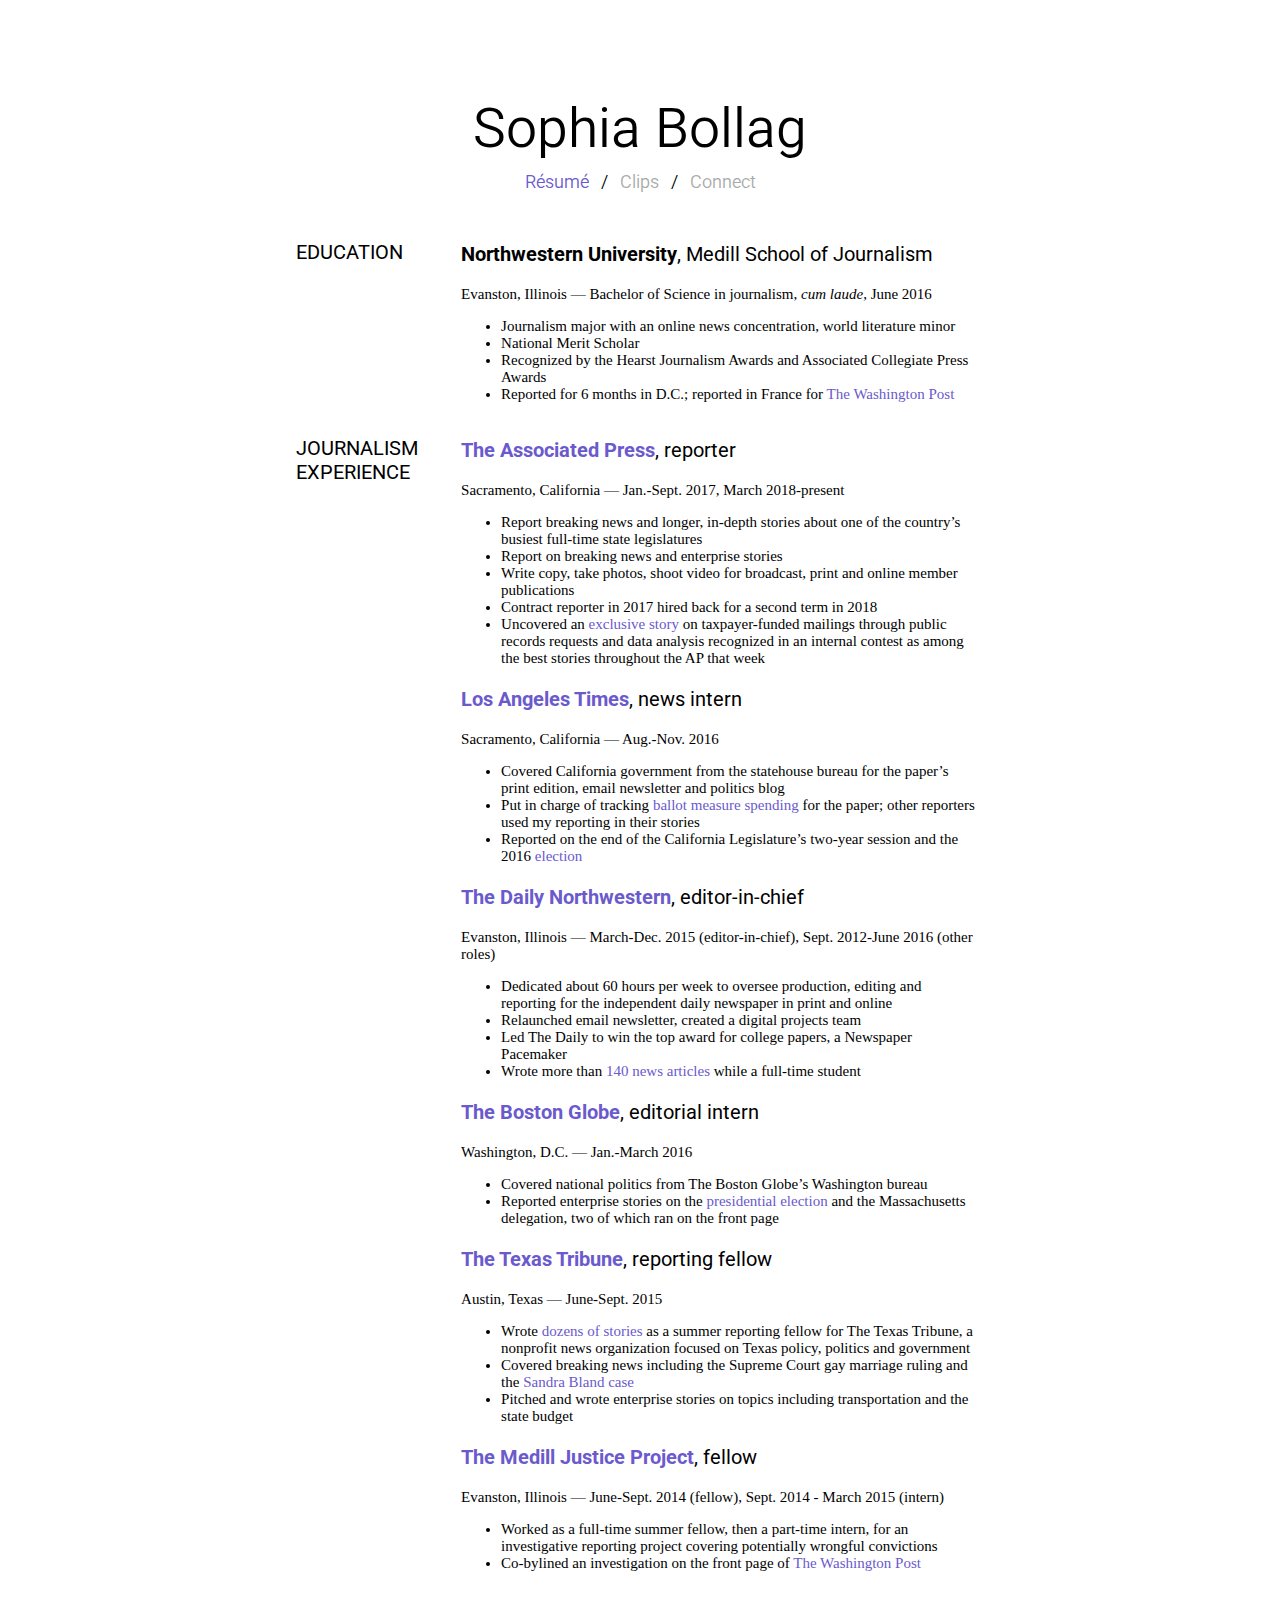
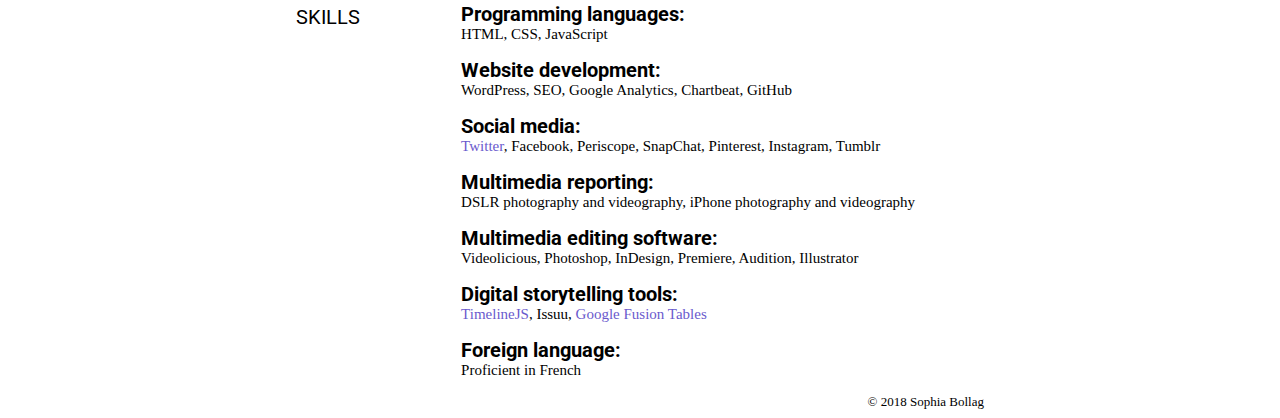
<file: index.html>
<!-- Resume -->

<!DOCTYPE html>
<html>
	<head>
		<title>Sophia Bollag &mdash; journalist</title>
		<link href='http://fonts.googleapis.com/css?family=Roboto:300' rel='stylesheet' type='text/css'>
		<link rel="stylesheet" type="text/css" href="style.css">
		<h1><a class="SMB" href="http://sophiabollag.com">Sophia Bollag</a></h1>
		<h2><a href="http://sophiabollag.github.io">R&eacute;sum&eacute;</a>&nbsp;&nbsp;&nbsp;/&nbsp;&nbsp;&nbsp;<a class="other" href="http://sophiabollag.github.io/Clips/">Clips</a>&nbsp;&nbsp;&nbsp;/&nbsp;&nbsp;&nbsp;<a class="other" href="http://sophiabollag.github.io/Contact/">Connect</a></h2>
		&nbsp;
	</head>
	<body>
		<div class="heading">EDUCATION</div>
		<div class="info">
			<p id="place"><b>Northwestern University</b>, Medill School of Journalism</p>
			<p id="bullets">
			Evanston, Illinois &mdash; Bachelor of Science in journalism, <i>cum laude</i>, June 2016</br>
			<ul>
				<li>Journalism major with an online news concentration, world literature minor</li>
				<li>National Merit Scholar</li>
				<li>Recognized by the Hearst Journalism Awards and Associated Collegiate Press Awards</li>
				<li>Reported for 6 months in D.C.; reported in France for <a href="https://www.washingtonpost.com/news/worldviews/wp/2016/08/12/french-millennials-talk-about-life-in-a-country-struggling-with-unemployment-migration-and-terror/" target="_blank">The Washington Post</a></li>
			</ul>
			</p></div>
		<div class="heading">JOURNALISM EXPERIENCE</div>
		<div class="info">
			<p id="place"><b><a href="https://apnews.com/" target="blank">The Associated Press</a></b>, reporter</p>
			<p id="bullets">
			Sacramento, California &mdash; Jan.-Sept. 2017, March 2018-present
			<ul>
				<li>Report breaking news and longer, in-depth stories about one of the country’s busiest full-time state legislatures</li>
				<li>Report on breaking news and enterprise stories</li>
				<li>Write copy, take photos, shoot video for broadcast, print and online member publications</li>
				<li>Contract reporter in 2017 hired back for a second term in 2018</li>
				<li>Uncovered an <a href="https://apnews.com/35f80226057340a396573563b7de7754/AP-Exclusive:-California-taxpayers-fund-legislative-mailings" target="blank">exclusive story</a> on taxpayer-funded mailings through public records requests and data analysis recognized in an internal contest as among the best stories throughout the AP that week</li>
			</ul>
			</p>
			<p id="place"><b><a href="http://www.latimes.com" target="_blank">Los Angeles Times</a></b>, news intern</p>
			<p id="bullets">
			Sacramento, California &mdash; Aug.-Nov. 2016
			<ul>
				<li>Covered California government from the statehouse bureau for the paper’s print edition, email newsletter and politics blog</li>
				<li>Put in charge of tracking <a href="http://www.latimes.com/politics/la-pol-ca-november-proposition-money-20161107-story.html" target="_blank">ballot measure spending</a> for the paper; other reporters used my reporting in their stories</li>
				<li>Reported on the end of the California Legislature’s two-year session and the 2016 <a href="http://www.latimes.com/politics/la-pol-ca-voter-registration-new-citizens-20161027-story.html" target="_blank">election</a></li>
			</ul>
			</p>
			<p id="place"><b><a href="http://dailynorthwestern.com/" target="_blank">The Daily Northwestern</a></b>, editor-in-chief</p>
			<p id="bullets">
			Evanston, Illinois &mdash; March-Dec. 2015 (editor-in-chief), Sept. 2012-June 2016 (other roles)
			<ul>
				<li>Dedicated about 60 hours per week to oversee production, editing and reporting for the independent daily newspaper in print and online</li>
				<li>Relaunched email newsletter, created a digital projects team</li>
				<li>Led The Daily to win the top award for college papers, a Newspaper Pacemaker</li>
				<li>Wrote more than <a href="http://dailynorthwestern.com/staff/?writer=Sophia%20Bollag" target="_blank">140 news articles</a> while a full-time student</li>
			</ul>
			</p>
			<p id="place"><b><a href="https://www.bostonglobe.com" target="_blank">The Boston Globe</a></b>, editorial intern</p>
			<p id="bullets">
			Washington, D.C. &mdash; Jan.-March 2016
			<ul>
				<li>Covered national politics from The Boston Globe’s Washington bureau</li>
				<li>Reported enterprise stories on the <a href="https://www.bostonglobe.com/news/politics/2016/02/07/bush-spending-hasn-paid-off-polls/2WYhZeHoFADUgiJLImggyJ/story.html" target="_blank">presidential election</a> and the Massachusetts delegation, two of which ran on the front page</li>
			</ul>
			</p>
			<p id="place"><b><a href="http://www.texastribune.org" target="_blank">The Texas Tribune</a></b>, reporting fellow</p>
			<p id="bullets">
			Austin, Texas &mdash; June-Sept. 2015
			<ul>
				<li>Wrote <a href="http://www.texastribune.org/about/staff/sophia-bollag/" target="_blank">dozens of stories</a> as a summer reporting fellow for The Texas Tribune, a nonprofit news organization focused on Texas policy, politics and government</li>
				<li>Covered breaking news including the Supreme Court gay marriage ruling and the <a href="https://www.texastribune.org/2015/07/18/locals-turn-out-protest-lack-answers-sandra-blands/" target="_blank">Sandra Bland case</a></li>
				<li>Pitched and wrote enterprise stories on topics including transportation and the state budget</li>
			</ul>
			</p>
			<p id="place"><b><a href="http://www.medilljusticeproject.org/" target="_blank">The Medill Justice Project</a></b>, fellow</p>
			<p id="bullets">
			Evanston, Illinois &mdash; June-Sept. 2014 (fellow), Sept. 2014 - March 2015 (intern)
			<ul>
				<li>Worked as a full-time summer fellow, then a part-time intern, for an investigative reporting project covering potentially wrongful convictions</li>
				<li>Co-bylined an investigation on the front page of <a href="http://wapo.st/1CfNgcG" target="blank">The Washington Post</a></li>
			</ul>
			</p>
		</div>
		<div class="heading">SKILLS</div>
		<div class="info">
			<p><span id="place"><b>Programming languages:</b></span>&nbsp;&nbsp;</br><span id="bullets">HTML, CSS, JavaScript</span></br></p>
			<p><span id="place"><b>Website development:</b></span>&nbsp;&nbsp;</br><span id="bullets"> WordPress, SEO, Google Analytics, Chartbeat, GitHub</span></br></p>
			<p><span id="place"><b>Social media:</b></span>&nbsp;&nbsp;</br><span id="bullets"> <a href="https://twitter.com/sophiabollag" target="_blank">Twitter</a>, Facebook, Periscope, SnapChat, Pinterest, Instagram, Tumblr</span></br></p>
			<p><span id="place"><b>Multimedia reporting:</b></span>&nbsp;&nbsp;</br><span id="bullets">DSLR photography and videography, iPhone photography and videography</span></br></p>
			<p><span id="place"><b>Multimedia editing software:</b></span>&nbsp;&nbsp;</br><span id="bullets"> Videolicious, Photoshop, InDesign, Premiere, Audition, Illustrator</span></br></p>
			<p><span id="place"><b>Digital storytelling tools:</b></span>&nbsp;&nbsp;</br><span id="bullets"> <a href="http://dailynorthwestern.com/title-ix-lawsuits-2/" target="_blank">TimelineJS</a>, Issuu, <a href="http://medillonthehill.net/2014/03/medicaid-expansion-still-up-in-the-air-for-many-states/" target="_blank">Google Fusion Tables</a></span></br></p>
			<p><span id="place"><b>Foreign language:</b></span>&nbsp;&nbsp;</br><span id="bullets"> Proficient in French</span></p>
		</div>
	</body>
	&nbsp;
	<footer>&copy; 2018 Sophia Bollag</footer>
</html>
</file>
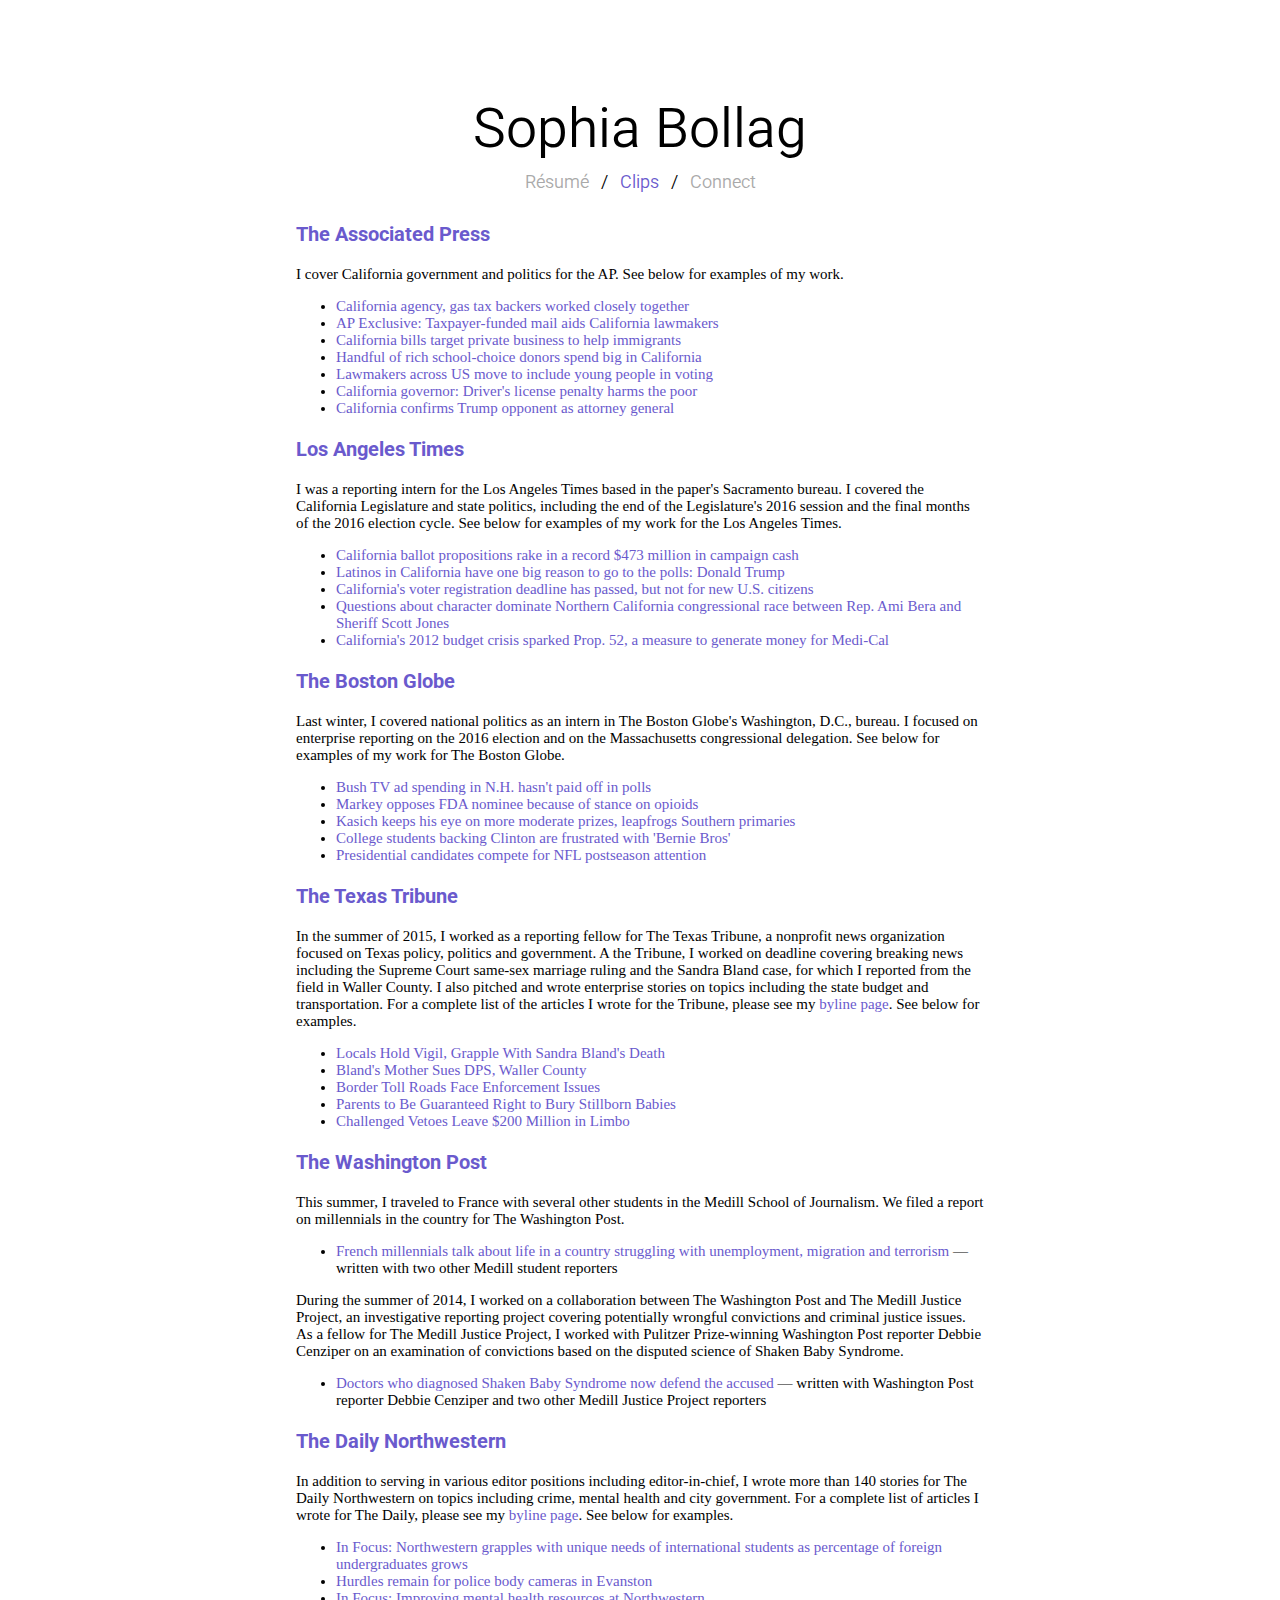
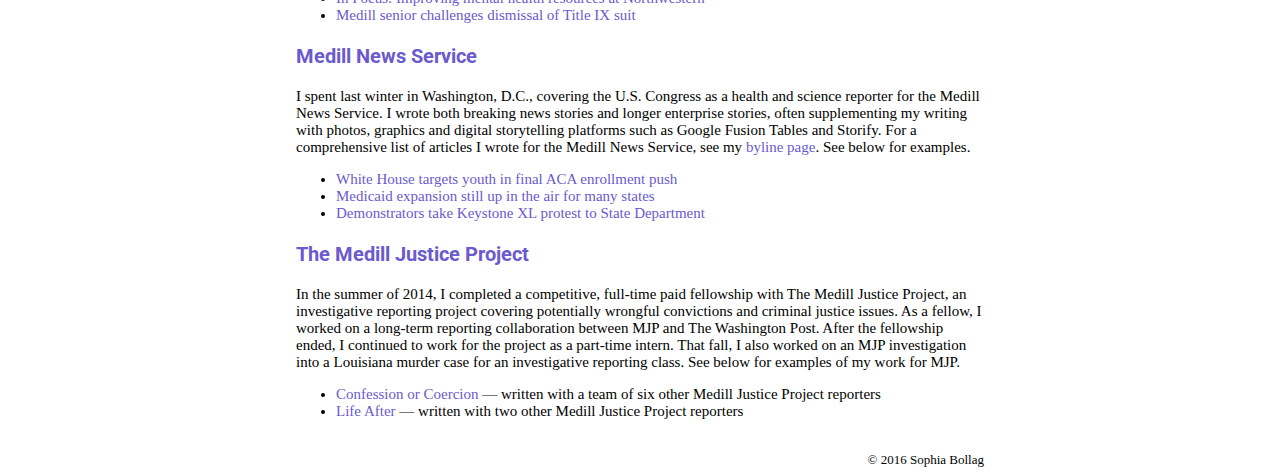
<file: Clips/index.html>
<!-- Clips -->

<!DOCTYPE html>
<html>
	<head>
		<title>Sophia Bollag &mdash; journalist</title>
		<link href='http://fonts.googleapis.com/css?family=Roboto:300' rel='stylesheet' type='text/css'>
		<link rel="stylesheet" type="text/css" href="style.css">
		<h1><a class="SMB" href="http://sophiabollag.com">Sophia Bollag</a></h1>
		<h2><a class="other" href="http://sophiabollag.github.io">R&eacute;sum&eacute;</a>&nbsp;&nbsp;&nbsp;/&nbsp;&nbsp;&nbsp;<a href="http://sophiabollag.github.io/Clips">Clips</a>&nbsp;&nbsp;&nbsp;/&nbsp;&nbsp;&nbsp;<a class="other" href="http://sophiabollag.github.io/Contact">Connect</a></h2>
	</head>
	<body>
		<p id="place"><a href="https://www.ap.org/" target="blank"><b>The Associated Press</b></a></p>
		<p id="bullets">I cover California government and politics for the AP. See below for examples of my work.</p>
		<ul>
			<li><a href="https://apnews.com/aaa89298ecf34a379af15bf9cf187c5f">California agency, gas tax backers worked closely together</a></li>
			<li><a href="https://apnews.com/35f80226057340a396573563b7de7754/AP-Exclusive:-California-taxpayers-fund-legislative-mailings">AP Exclusive: Taxpayer-funded mail aids California lawmakers</a></li>
			<li><a href="https://apnews.com/51a6525465a2437098900d97d2b4465b" target="blank">California bills target private business to help immigrants</a></li>
			<li><a href="https://apnews.com/17b4de9b4b544a179b663e406b0ef5f2/Handful-of-rich-school-choice-donors-spend-big-in-California" target="_blank">Handful of rich school-choice donors spend big in California</a></li>
			<li><a href="https://apnews.com/6be9d9ee28ba49339c35e76e29bd5164/Lawmakers-across-US-move-to-include-young-people-in-voting" target="blank">Lawmakers across US move to include young people in voting</a></li>
			<li><a href="http://bigstory.ap.org/article/9409b5dbd22c47819a5b35a6fa23550a/california-governor-drivers-license-penalty-harms-poor" target="blank">California governor: Driver's license penalty harms the poor</a></li>
			<li><a href="http://bigstory.ap.org/article/337f4d1eb0e04529ad8772f28983b04a" target="blank">California confirms Trump opponent as attorney general</a></li>
		</ul>
		<p id="place"><a href="http://www.latimes.com/" target="blank"><b>Los Angeles Times</b></a></p>
		<p id="bullets">I was a reporting intern for the Los Angeles Times based in the paper's Sacramento bureau. I covered the California Legislature and state politics, including the end of the Legislature's 2016 session and the final months of the 2016 election cycle. See below for examples of my work for the Los Angeles Times.
		<ul>
			<li><a href="http://www.latimes.com/politics/la-pol-ca-november-proposition-money-20161107-story.html" target="_blank">California ballot propositions rake in a record $473 million in campaign cash</a></li>
			<li><a href="http://www.latimes.com/politics/la-pol-ca-latino-voters-election-20161026-snap-story.html" target="_blank">Latinos in California have one big reason to go to the polls: Donald Trump</a></li>
			<li><a href="http://www.latimes.com/politics/la-pol-ca-voter-registration-new-citizens-20161027-story.html" target="_blank">California's voter registration deadline has passed, but not for new U.S. citizens</a></li>
			<li><a href="http://www.latimes.com/politics/la-pol-ca-bera-jones-20161021-snap-story.html" target="_blank">Questions about character dominate Northern California congressional race between Rep. Ami Bera and Sheriff Scott Jones</a></li>
			<li><a href="http://www.latimes.com/politics/la-pol-ca-medi-cal-proposition-52-20161005-snap-story.html" target="_blank">California's 2012 budget crisis sparked Prop. 52, a measure to generate money for Medi-Cal</a></li>
		</ul>
		<p id="place"><a href="https://www.bostonglobe.com/" target="_blank"><b>The Boston Globe</b></a></p>
		<p id="bullets">Last winter, I covered national politics as an intern in The Boston Globe's Washington, D.C., bureau. I focused on enterprise reporting on the 2016 election and on the Massachusetts congressional delegation. See below for examples of my work for The Boston Globe.
		<ul>
			<li><a href="https://www.bostonglobe.com/news/politics/2016/02/07/bush-spending-hasn-paid-off-polls/2WYhZeHoFADUgiJLImggyJ/story.html" target="_blank">Bush TV ad spending in N.H. hasn't paid off in polls</a></li>
			<li><a href="https://www.bostonglobe.com/news/politics/2016/02/22/senator-edward-markey-maintains-opposition-fda-commissioner-nominee-ahead-vote/BNZb5c0d975mlJWKot0xTN/story.html" target="_blank">Markey opposes FDA nominee because of stance on opioids</a></li>
			<li><a href="https://www.bostonglobe.com/news/politics/2016/02/18/john-kasich-leapfrogging-southern-primaries-with-his-eye-more-moderate-prizes-march/8wDgoXyKVno1PndAzo2kRP/story.html" target="_blank">Kasich keeps his eye on more moderate prizes, leapfrogs Southern primaries</a></li>
			<li><a href="https://www.bostonglobe.com/news/politics/2016/01/28/college-students-supporting-hillary-clinton-cite-frustration-bernie-bros-and-other-peers-flock-bernie-sanders/qZMz12Dg8AZZjiGFfRL1jI/story.html" target="_blank">College students backing Clinton are frustrated with 'Bernie Bros'</a></li>
			<li><a href="https://www.bostonglobe.com/news/politics/2016/01/11/tossing-footballs-and-tweeting-presidential-candidates-compete-for-nfl-postseason-attention/v5ypUSbpZCNreUuy9PNa5H/story.html" target="_blank">Presidential candidates compete for NFL postseason attention</a></li>
		</ul>
		<p id="place"><a href="http://www.texastribune.org/" target="_blank"><b>The Texas Tribune</b></a></p>
		<p id="bullets">In the summer of 2015, I worked as a reporting fellow for The Texas Tribune, a nonprofit news organization focused on Texas policy, politics and government. A the Tribune, I worked on deadline covering breaking news including the Supreme Court same-sex marriage ruling and the Sandra Bland case, for which I reported from the field in Waller County. I also pitched and wrote enterprise stories on topics including the state budget and transportation. For a complete list of the articles I wrote for the Tribune, please see my <a href="http://www.texastribune.org/about/staff/sophia-bollag/" target="_blank">byline page</a>. See below for examples.
		<ul>
			<li><a href="http://www.texastribune.org/2015/07/18/locals-turn-out-protest-lack-answers-sandra-blands/" target="_blank">Locals Hold Vigil, Grapple With Sandra Bland's Death</a></li>
			<li><a href="http://www.texastribune.org/2015/08/04/sandra-blands-family-sues-officers-dps-waller-coun/" target="_blank">Bland's Mother Sues DPS, Waller County</a></li>
			<li><a href="http://www.texastribune.org/2015/09/05/new-tolled-roads-near-border-face-enforcement-issu/" target="_blank">Border Toll Roads Face Enforcement Issues</a></li>
			<li><a href="http://www.texastribune.org/2015/08/17/law-guarantees-parents-right-bury-stillborn-babies/" target="_blank">Parents to Be Guaranteed Right to Bury Stillborn Babies</a></li>
			<li><a href="http://www.texastribune.org/2015/07/31/more-200-million-limbo-due-challenged-vetoes/" target="_blank">Challenged Vetoes Leave $200 Million in Limbo</a></li>
		</ul>
		<p id="place"><a href="http://www.washingtonpost.com/" target="_blank"><b>The Washington Post</b></a></p>
		<p id="bullets">This summer, I traveled to France with several other students in the Medill School of Journalism. We filed a report on millennials in the country for The Washington Post.
		<ul>
			<li><a href="https://www.washingtonpost.com/news/worldviews/wp/2016/08/12/french-millennials-talk-about-life-in-a-country-struggling-with-unemployment-migration-and-terror/" target="_blank">French millennials talk about life in a country struggling with unemployment, migration and terrorism</a> &mdash; written with two other Medill student reporters</li>
		</ul>
		<p id="bullets">During the summer of 2014, I worked on a collaboration between The Washington Post and The Medill Justice Project, an investigative reporting project covering potentially wrongful convictions and criminal justice issues. As a fellow for The Medill Justice Project, I worked with Pulitzer Prize-winning Washington Post reporter Debbie Cenziper on an examination of convictions based on the disputed science of Shaken Baby Syndrome.
		<ul>
			<li><a href="http://wapo.st/1CfNgcG" target="_blank">Doctors who diagnosed Shaken Baby Syndrome now defend the accused</a> &mdash; written with Washington Post reporter Debbie Cenziper and two other Medill Justice Project reporters</li>
		</ul>
		<p id="place"><a href="http://dailynorthwestern.com/" target="_blank"><b>The Daily Northwestern</b></a></p>
		<p id="bullets">In addition to serving in various editor positions including editor-in-chief, I wrote more than 140 stories for The Daily Northwestern on topics including crime, mental health and city government. For a complete list of articles I wrote for The Daily, please see my <a href="http://dailynorthwestern.com/staff/?writer=Sophia%20Bollag" target="_blank">byline page</a>. See below for examples.
		<ul>
			<li><a href="https://dailynorthwestern.com/2016/05/24/top-stories/in-focus-northwestern-grapples-with-unique-needs-of-international-students-as-percentage-of-foreign-undergraduates-grows/" target="_blank">In Focus: Northwestern grapples with unique needs of international students as percentage of foreign undergraduates grows</a></li>
			<li><a href="http://dailynorthwestern.com/2015/09/21/city/hurdles-remain-for-police-body-cameras-in-evanston/" target="_blank">Hurdles remain for police body cameras in Evanston</a></li>
			<li><a href="http://dailynorthwestern.com/2013/11/04/top-stories/in-focus-breaking-barriers-improving-mental-health-resources-at-northwestern/" target="_blank">In Focus: Improving mental health resources at Northwestern</a></li>
			<li><a href="http://dailynorthwestern.com/2014/12/12/campus/medill-senior-challenges-dismissal-of-title-ix-suit/" target="_blank">Medill senior challenges dismissal of Title IX suit</a></li>
		</ul></p>
		<p id="place"><a href="http://medillonthehill.net/about/" target="_blank"><b>Medill News Service</b></a></p>
		<p id="bullets">I spent last winter in Washington, D.C., covering the U.S. Congress as a health and science reporter for the Medill News Service. I wrote both breaking news stories and longer enterprise stories, often supplementing my writing with photos, graphics and digital storytelling platforms such as Google Fusion Tables and Storify. For a comprehensive list of articles I wrote for the Medill News Service, see my <a href="http://medillonthehill.net/author/sbollag/" target="_blank">byline page</a>. See below for examples.
		<ul>
			<li><a href="http://medillonthehill.net/2014/03/white-house-targets-youth-in-push-to-meet-aca-enrollment-projections/" target="_blank">White House targets youth in final ACA enrollment push</a></li>
			<li><a href="http://medillonthehill.net/2014/03/medicaid-expansion-still-up-in-the-air-for-many-states/" target="_blank">Medicaid expansion still up in the air for many states</a></li>
			<li><a href="http://medillonthehill.net/2014/03/demonstrators-take-keystone-xl-protest-to-state-department/" target="_blank">Demonstrators take Keystone XL protest to State Department</a></li>
		</ul></p>
		<p id="place"><a href="http://www.medilljusticeproject.org/" target="_blank"><b>The Medill Justice Project</b></a></p>
		<p id="bullets">In the summer of 2014, I completed a competitive, full-time paid fellowship with The Medill Justice Project, an investigative reporting project covering potentially wrongful convictions and criminal justice issues. As a fellow, I worked on a long-term reporting collaboration between MJP and The Washington Post. After the fellowship ended, I continued to work for the project as a part-time intern. That fall, I also worked on an MJP investigation into a Louisiana murder case for an investigative reporting class. See below for examples of my work for MJP.
		<ul>
			<li><a href="http://www.medilljusticeproject.org/2014/12/08/confession-or-coercion/" target="_blank">Confession or Coercion</a> &mdash; written with a team of six other Medill Justice Project reporters</li>
			<li><a href="http://www.medilljusticeproject.org/2014/12/15/life-after/" target="_blank">Life After</a> &mdash; written with two other Medill Justice Project reporters</li>
		</ul></p>
	</body>
	&nbsp;
	<footer>&copy; 2016 Sophia Bollag</footer>
</html>
</file>
<file: style.css>
a:link {
    color: slateblue;
    text-decoration: none;
}

/* visited link */
a:visited {
    color: slateblue;
    text-decoration: none;
}

/* mouse over link */
a:hover {
    color: slateblue;
    text-decoration: underline;
}

/* selected link */
a:active {
	color: black;
	text-decoration: none;
}

a.SMB:link {
	color: black;
	text-decoration: none;
}

/* visited link */
a.SMB:visited {
	color: black;
	text-decoration: none;
}

/* mouse over link */
a.SMB:hover {
	color: black;
	text-decoration: none;
}

/* selected link */
a.SMB:active {
    color: black;
    text-decoration: none;
}

a.other:link {
    color: darkgray;
    text-decoration: none;
}

/* visited link */
a.other:visited {
    color: darkgray;
    text-decoration: none;
}

/* mouse over link */
a.other:hover {
    color: slateblue;
    text-decoration: underline;
}

/* selected link */
a.other:active {
	color: black;
	text-decoration: none;
}

head {
	font-family: 'Roboto', sans-serif;
	font-weight: 350;
	text-align: center;
	display: block;
	width: 100%;
}

/* Default */
h1 {
	font-family: 'Roboto', sans-serif;
	font-weight: 350;
	text-align: center;
	font-size: 55px;
	line-height: 60%;
	padding-top: 75px;
	display: block;
}

/* Mobile screen */
@media screen and (max-width: 400px) {
  	h1 {
		font-family: 'Roboto', sans-serif;
		font-weight: 350;
		text-align: center;
		font-size: 30px;
		display: block;
	}
}

/* Default */
h2 {
	font-family: 'Roboto', sans-serif;
	font-weight: 350;
	text-align: center;
	font-size: 18px;
	line-height: 1%;
	margin-bottom: 40px;
}

/* Mobile screen */
@media screen and (max-width: 500px) {
	h2 {
		font-family: 'Roboto', sans-serif;
		font-weight: 350;
		text-align: center;
		font-size: 13px;
		line-height: 1%;
		margin-bottom: 40px;
	}
}

/* Default */
body {
	font-family: Georgia, Serif;
	font-size: 15px;
    padding-left: 22.5%;
    padding-right: 22.5%;
}

/* Medium screen */
@media screen and (max-width: 1050px) {
  	body {
		font-family: Georgia, Serif;
		font-size: 15px;
		padding-left: 10%;
		padding-right: 10%;
	}
}

/* Small screen */
@media screen and (max-width: 800px) {
  	body {
		font-family: Georgia, Serif;
		font-size: 15px;
		padding-left: 10px;
		padding-right: 10px;
	}
}

div {
	border-radius: 5px;
	display: inline-block
}

.img-circular {
 	width: 160px;
 	height: 160px;
 	background-image: url('http://media-cache-ec0.pinimg.com/736x/56/f3/4e/56f34ecb92fed3af6ebc3751faf7e82b.jpg');
 	background-size: cover;
 	display: inline-block;
 	border-radius: 80px;
 	-webkit-border-radius: 80px;
 	-moz-border-radius: 80px;
}


/* Default */
.heading {
	width: 24%;
	display: inline-block;
	font-family: 'Roboto', sans-serif;
	font-size: 20px;
	text-align: left;
	float: left;
	padding-top: 18px;
}

/* Medium screen */
@media screen and (max-width: 1050px) {
	.heading {
		width: 100%;
		display: block;
		font-family: 'Roboto', sans-serif;
		font-size: 20px;

		}
}

/* Default */
.info {
	width: 75%;
	display: inline-block;
	float: left;
	vertical-align: top;
}

/* Small screen */
@media screen and (max-width: 1050px) {
		.info {
		width: 100%;
		display: block;
		float: left;
		vertical-align: top;
	}
}

#place {
	font-family: 'Roboto', sans-serif;
	font-size: 20px;
}

#bullets {
	font-family: Georgia, Serif;
	font-size: 15px;
}

.connect {
	font-family: Georgia, Serif;
	font-size: 30px;
	text-align: center;
	display: block;
}

.bio {
	width: 75%;
	padding-left: 30px;
}

footer {
	text-align: right;
	font-family: Georgia, Serif;
	font-size: 13px;
}
</file>
<file: Clips/style.css>
a:link {
    color: slateblue;
    text-decoration: none;
}

/* visited link */
a:visited {
    color: slateblue;
    text-decoration: none;
}

/* mouse over link */
a:hover {
    color: slateblue;
    text-decoration: underline;
}

/* selected link */
a:active {
	color: black;
	text-decoration: none;
}

a.SMB:link {
	color: black;
	text-decoration: none;
}

/* visited link */
a.SMB:visited {
	color: black;
	text-decoration: none;
}

/* mouse over link */
a.SMB:hover {
	color: black;
	text-decoration: none;
}

/* selected link */
a.SMB:active {
    color: black;
    text-decoration: none;
}

a.other:link {
    color: darkgray;
    text-decoration: none;
}

/* visited link */
a.other:visited {
    color: darkgray;
    text-decoration: none;
}

/* mouse over link */
a.other:hover {
    color: slateblue;
    text-decoration: underline;
}

/* selected link */
a.other:active {
	color: black;
	text-decoration: none;
}

head {
	font-family: 'Roboto', sans-serif;
	font-weight: 350;
	text-align: center;
	display: block;
	width: 100%;
}

/* Default */
h1 {
	font-family: 'Roboto', sans-serif;
	font-weight: 350;
	text-align: center;
	font-size: 55px;
	line-height: 60%;
	padding-top: 75px;
	display: block;
}

/* Mobile screen */
@media screen and (max-width: 400px) {
  	h1 {
		font-family: 'Roboto', sans-serif;
		font-weight: 350;
		text-align: center;
		font-size: 30px;
		display: block;
	}
}

/* Default */
h2 {
	font-family: 'Roboto', sans-serif;
	font-weight: 350;
	text-align: center;
	font-size: 18px;
	line-height: 1%;
	margin-bottom: 40px;
}

/* Mobile screen */
@media screen and (max-width: 500px) {
	h2 {
		font-family: 'Roboto', sans-serif;
		font-weight: 350;
		text-align: center;
		font-size: 13px;
		line-height: 1%;
		margin-bottom: 40px;
	}
}

/* Default */
body {
	font-family: Georgia, Serif;
	font-size: 15px;
    padding-left: 22.5%;
    padding-right: 22.5%;
}

/* Medium screen */
@media screen and (max-width: 1050px) {
  	body {
		font-family: Georgia, Serif;
		font-size: 15px;
		padding-left: 10%;
		padding-right: 10%;
	}
}

/* Small screen */
@media screen and (max-width: 800px) {
  	body {
		font-family: Georgia, Serif;
		font-size: 15px;
		padding-left: 10px;
		padding-right: 10px;
	}
}

div {
	border-radius: 5px;
	display: inline-block
}

.img-circular {
 	width: 160px;
 	height: 160px;
 	background-image: url('http://media-cache-ec0.pinimg.com/736x/56/f3/4e/56f34ecb92fed3af6ebc3751faf7e82b.jpg');
 	background-size: cover;
 	display: inline-block;
 	border-radius: 80px;
 	-webkit-border-radius: 80px;
 	-moz-border-radius: 80px;
}


/* Default */
.heading {
	width: 24%;
	display: inline-block;
	font-family: 'Roboto', sans-serif;
	font-size: 20px;
	text-align: left;
	float: left;
	padding-top: 18px;
}

/* Medium screen */
@media screen and (max-width: 1050px) {
	.heading {
		width: 100%;
		display: block;
		font-family: 'Roboto', sans-serif;
		font-size: 20px;

		}
}

/* Default */
.info {
	width: 75%;
	display: inline-block;
	float: left;
	vertical-align: top;
}

/* Small screen */
@media screen and (max-width: 1050px) {
		.info {
		width: 100%;
		display: block;
		float: left;
		vertical-align: top;
	}
}

#place {
	font-family: 'Roboto', sans-serif;
	font-size: 20px;
}

#bullets {
	font-family: Georgia, Serif;
	font-size: 15px;
}

.connect {
	font-family: Georgia, Serif;
	font-size: 30px;
	text-align: center;
	display: block;
}

.bio {
	width: 75%;
	padding-left: 30px;
}

footer {
	text-align: right;
	font-family: Georgia, Serif;
	font-size: 13px;
}
</file>
